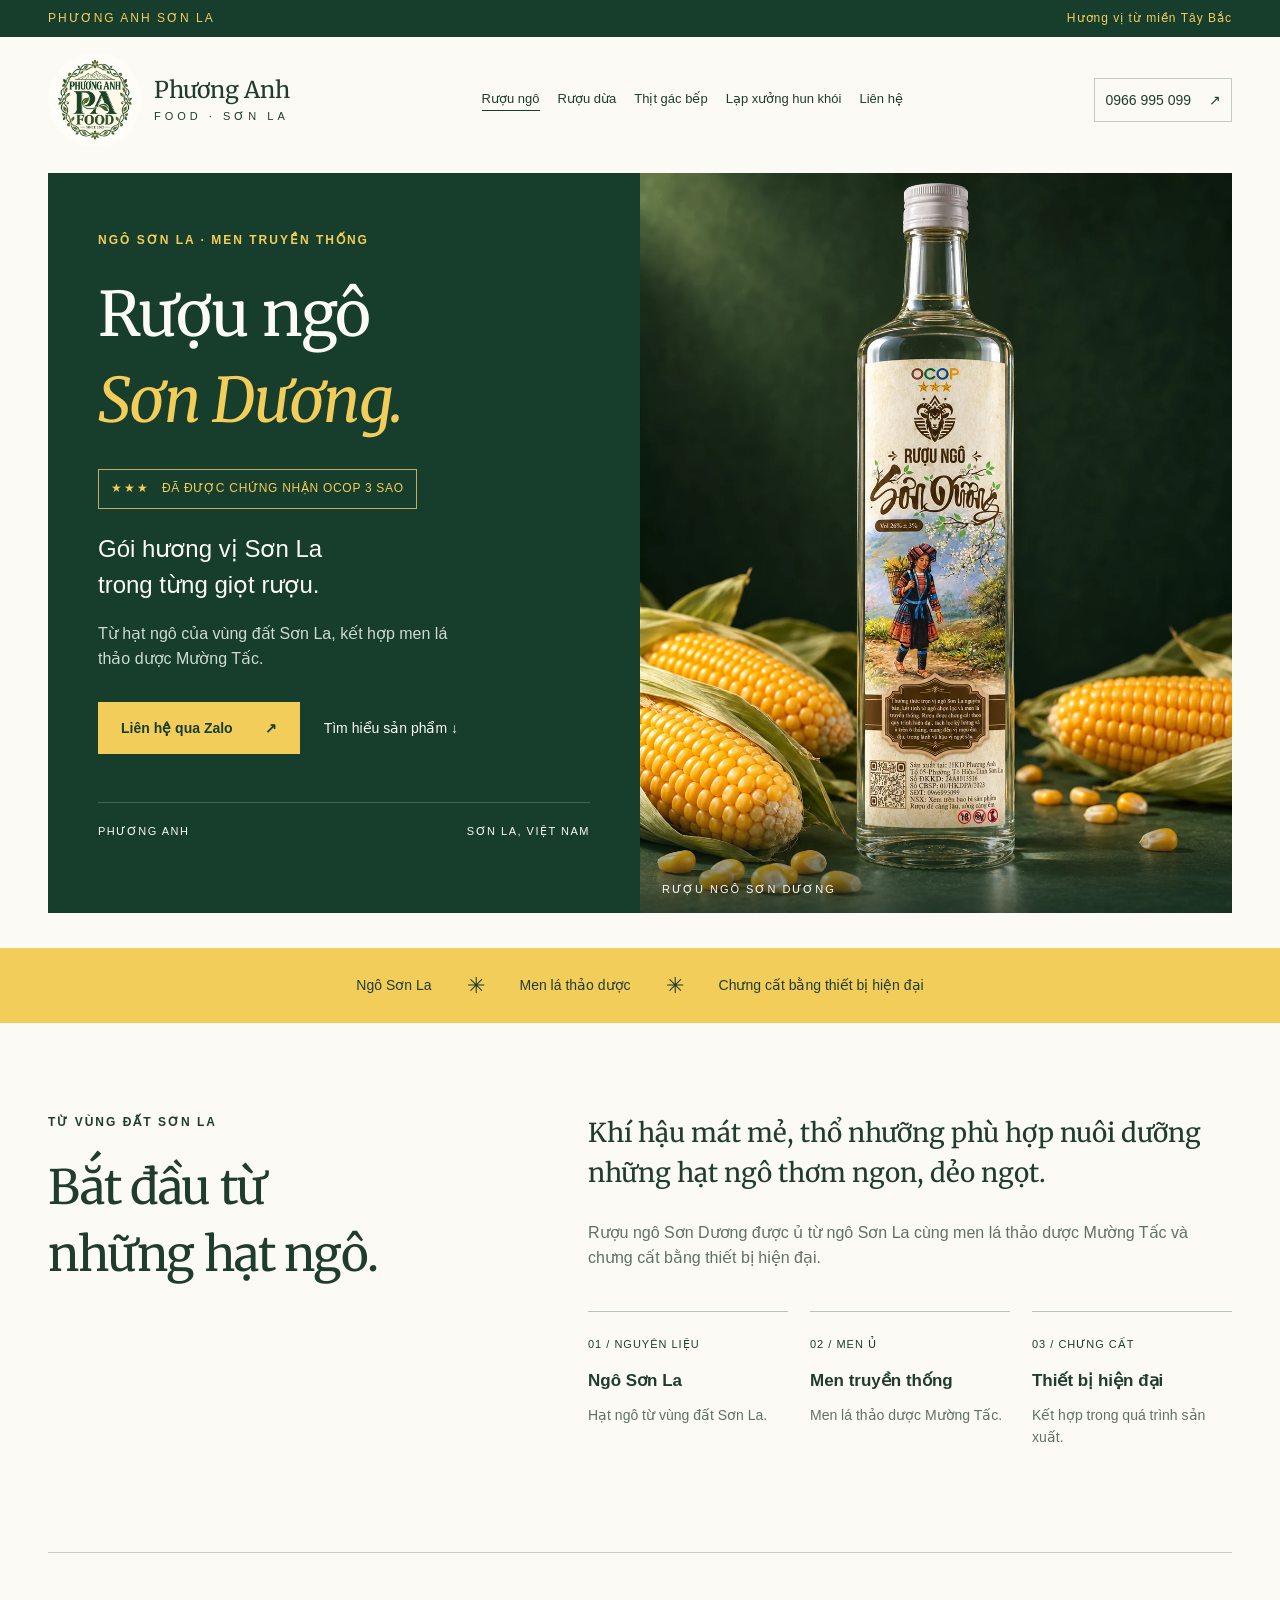
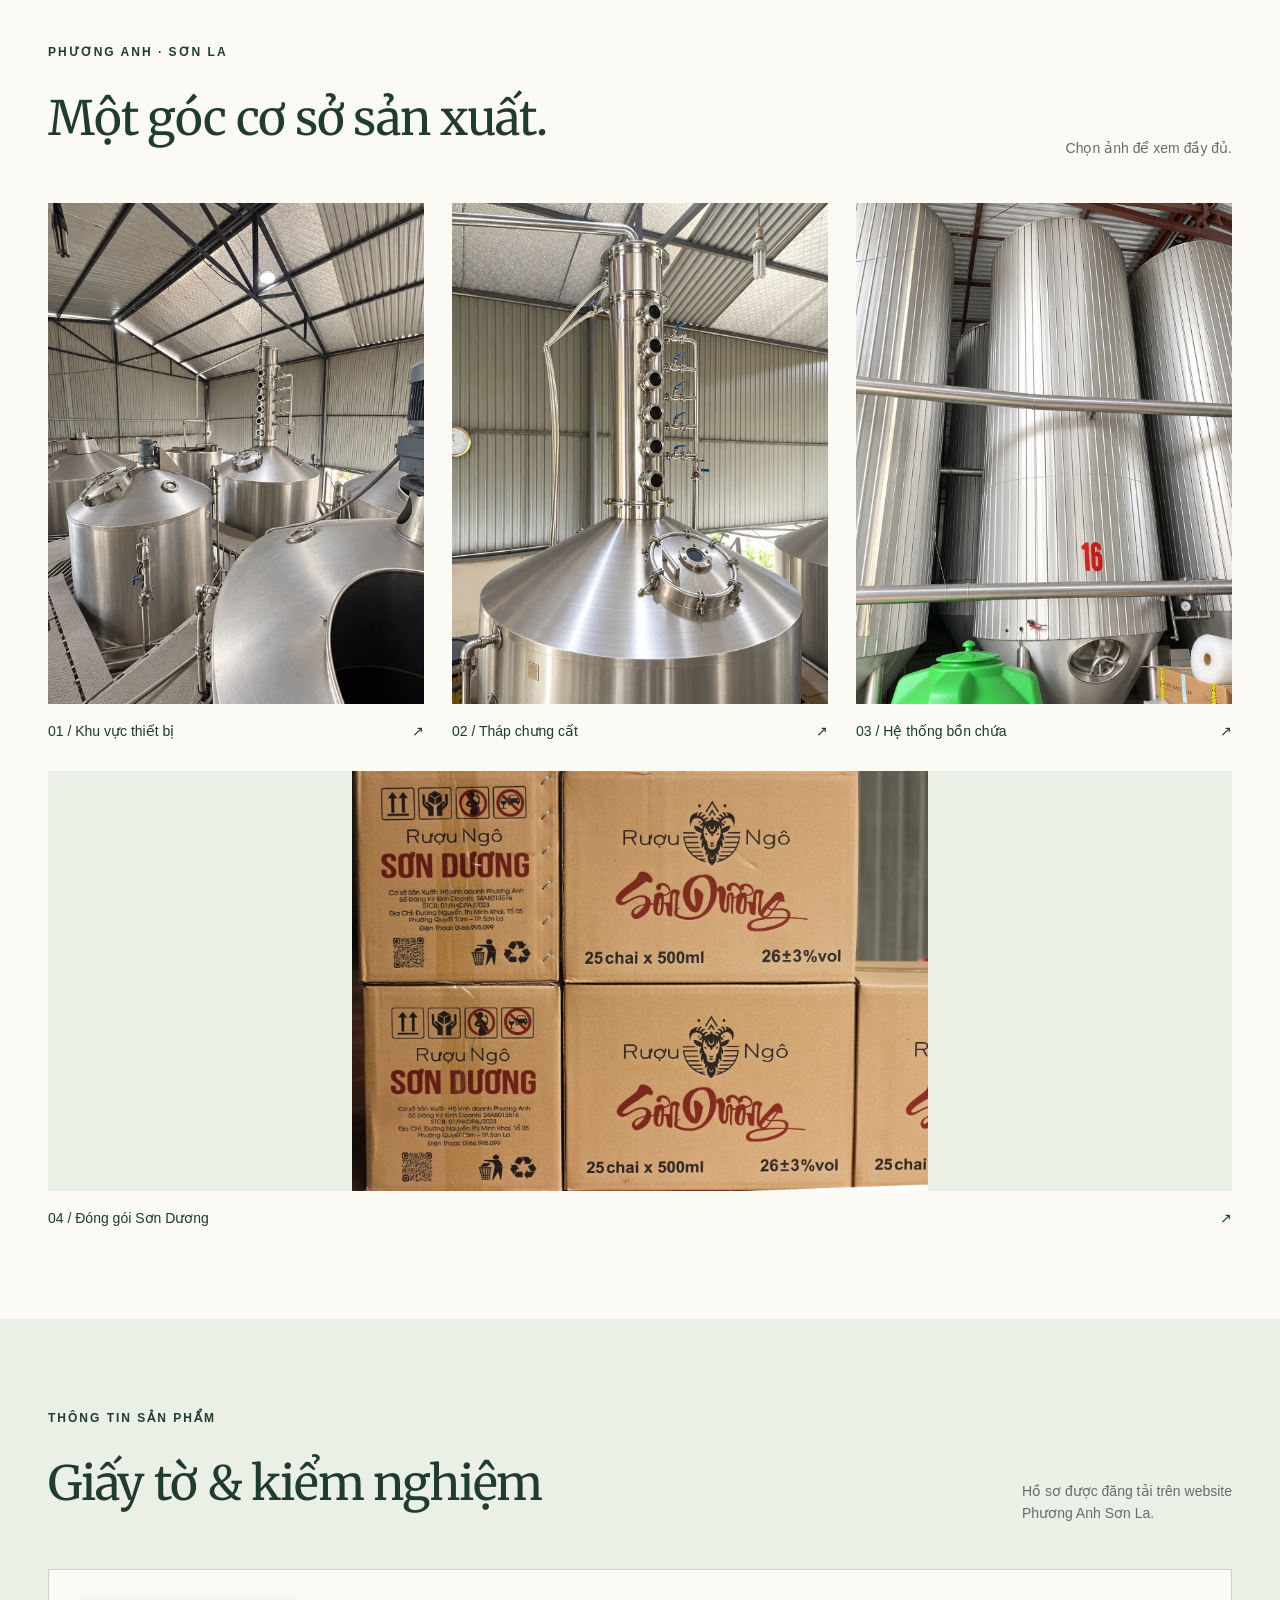
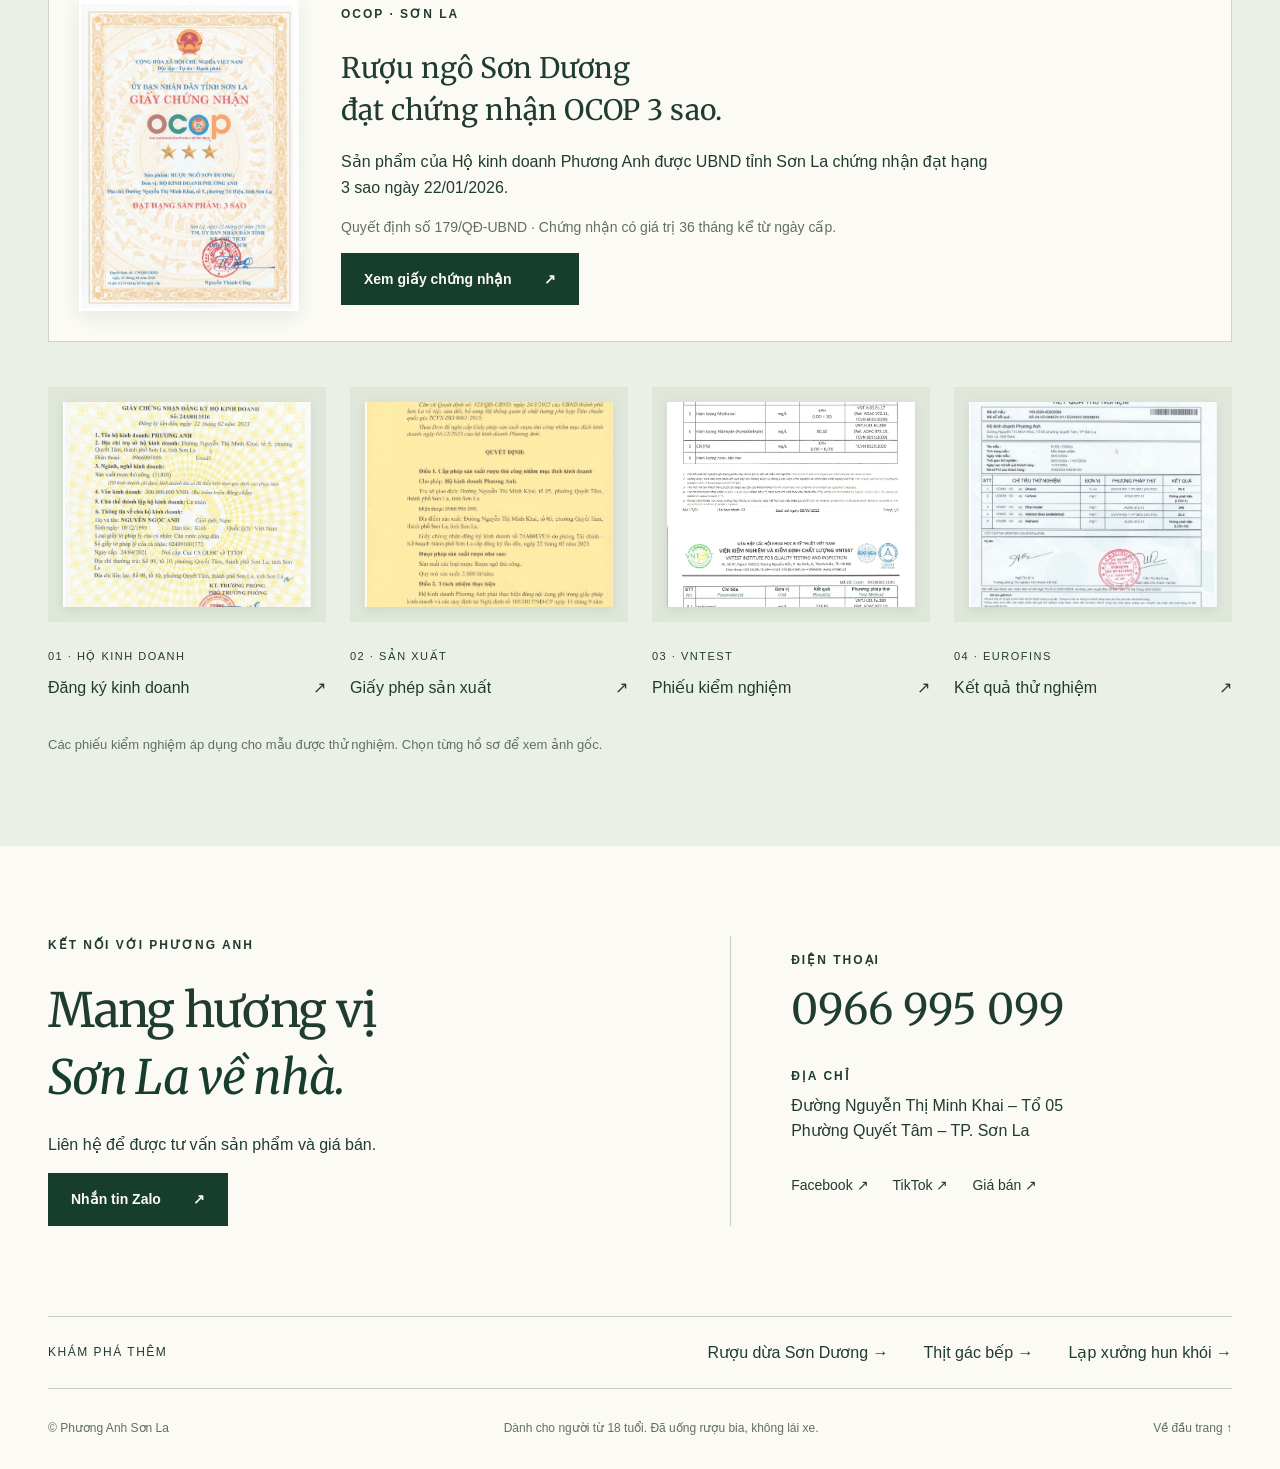
<file: index.html>
<!doctype html>
<html lang="vi">
<head><meta charset="utf-8"><meta name="viewport" content="width=device-width,initial-scale=1"><title>Rượu ngô Sơn Dương | Phương Anh Sơn La</title><meta name="description" content="Rượu ngô Sơn Dương được chứng nhận OCOP 3 sao, từ ngô Sơn La và men lá thảo dược Mường Tấc. Tìm hiểu sản phẩm và hồ sơ chứng nhận."><meta name="theme-color" content="#173d2d"><link rel="icon" href="data:image/svg+xml,%3Csvg xmlns='http://www.w3.org/2000/svg' viewBox='0 0 64 64'%3E%3Crect width='64' height='64' rx='16' fill='%23173d2d'/%3E%3Ctext x='32' y='44' text-anchor='middle' font-family='Georgia' font-size='38' fill='%23f3cd59'%3EP%3C/text%3E%3C/svg%3E"><link rel="stylesheet" href="style.css"></head>
<body>
<a class="skip" href="#main">Đến nội dung chính</a>
<div class="topline">PHƯƠNG ANH SƠN LA <span>Hương vị từ miền Tây Bắc</span></div>
<header class="header wrap"><a class="brand" href="./" aria-label="Phương Anh Food – trang chủ"><img class="brand-logo" src="./assets/logo.webp" alt="Logo Phương Anh PA Food, since 2023" width="100" height="100"><span>Phương Anh<small>FOOD · SƠN LA</small></span></a><nav aria-label="Điều hướng chính"><a class="active" aria-current="page" href="./">Rượu ngô</a><a href="./ruou-dua/">Rượu dừa</a><a href="./thit-gac-bep/">Thịt gác bếp</a><a href="./lap-xuong-hun-khoi/">Lạp xưởng hun khói</a><a href="#lien-he">Liên hệ</a></nav><a class="header-call" href="tel:0966995099">0966 995 099 <span>↗</span></a></header>
<main id="main">
<section id="san-pham" class="hero wrap"><div class="hero-copy"><p class="eyebrow">NGÔ SƠN LA · MEN TRUYỀN THỐNG</p><h1>Rượu ngô<br><em>Sơn Dương.</em></h1><a class="ocop-badge" href="#chung-nhan-ocop"><span aria-hidden="true">★★★</span> ĐÃ ĐƯỢC CHỨNG NHẬN OCOP 3 SAO</a><p class="lead">Gói hương vị Sơn La<br>trong từng giọt rượu.</p><p class="intro">Từ hạt ngô của vùng đất Sơn La, kết hợp men lá thảo dược Mường Tấc.</p><div class="actions"><a class="button yellow" href="https://zalo.me/0966995099" target="_blank" rel="noopener">Liên hệ qua Zalo <span>↗</span></a><a class="text-link" href="#cau-chuyen">Tìm hiểu sản phẩm ↓</a></div><div class="hero-note"><span>PHƯƠNG ANH</span><span>SƠN LA, VIỆT NAM</span></div></div><figure class="hero-photo wine-image"><img src="assets/ruou-ngo-ocop-hero.webp" alt="Ảnh thiết kế chai rượu ngô Sơn Dương với nhãn OCOP 3 sao và ngô vàng xung quanh" width="1122" height="1402"><figcaption>RƯỢU NGÔ SƠN DƯƠNG </figcaption></figure></section>
<div class="ribbon"><span>Ngô Sơn La</span><b>✳</b><span>Men lá thảo dược</span><b>✳</b><span>Chưng cất bằng thiết bị hiện đại</span></div>
<section id="cau-chuyen" class="story wrap section"><div><p class="eyebrow">TỪ VÙNG ĐẤT SƠN LA</p><h2>Bắt đầu từ<br> những hạt ngô.</h2></div><div class="story-body"><p class="large-text">Khí hậu mát mẻ, thổ nhưỡng phù hợp nuôi dưỡng những hạt ngô thơm ngon, dẻo ngọt.</p><p>Rượu ngô Sơn Dương được ủ từ ngô Sơn La cùng men lá thảo dược Mường Tấc và chưng cất bằng thiết bị hiện đại.</p><div class="ingredients"><div><span>01 / NGUYÊN LIỆU</span><h3>Ngô Sơn La</h3><p>Hạt ngô từ vùng đất Sơn La.</p></div><div><span>02 / MEN Ủ</span><h3>Men truyền thống</h3><p>Men lá thảo dược Mường Tấc.</p></div><div><span>03 / CHƯNG CẤT</span><h3>Thiết bị hiện đại</h3><p>Kết hợp trong quá trình sản xuất.</p></div></div></div></section>
<section id="thu-vien-anh" class="wrap section workshop-gallery"><div class="section-heading"><div><p class="eyebrow">PHƯƠNG ANH · SƠN LA</p><h2>Một góc cơ sở sản xuất.</h2></div><p>Chọn ảnh để xem đầy đủ.</p></div><div class="workshop-grid"><figure class="workshop-item"><a href="assets/gallery-tanks-clean.webp" target="_blank" rel="noopener" aria-label="Xem ảnh: Khu vực thiết bị"><img src="assets/gallery-tanks-clean.webp" alt="Các bồn và hệ thống thiết bị trong khu sản xuất rượu" loading="lazy"></a><figcaption><span>01 / Khu vực thiết bị</span><a href="assets/gallery-tanks-clean.webp" target="_blank" rel="noopener" aria-label="Mở ảnh Khu vực thiết bị">↗</a></figcaption></figure><figure class="workshop-item"><a href="assets/gallery-column-clean.webp" target="_blank" rel="noopener" aria-label="Xem ảnh: Tháp chưng cất"><img src="assets/gallery-column-clean.webp" alt="Cận cảnh tháp chưng cất và hệ thống đường ống" loading="lazy"></a><figcaption><span>02 / Tháp chưng cất</span><a href="assets/gallery-column-clean.webp" target="_blank" rel="noopener" aria-label="Mở ảnh Tháp chưng cất">↗</a></figcaption></figure><figure class="workshop-item"><a href="assets/gallery-vessels-clean.webp" target="_blank" rel="noopener" aria-label="Xem ảnh: Hệ thống bồn chứa"><img src="assets/gallery-vessels-clean.webp" alt="Các bồn chứa tại cơ sở sản xuất" loading="lazy"></a><figcaption><span>03 / Hệ thống bồn chứa</span><a href="assets/gallery-vessels-clean.webp" target="_blank" rel="noopener" aria-label="Mở ảnh Hệ thống bồn chứa">↗</a></figcaption></figure><figure class="workshop-item"><a href="assets/gallery-cartons.webp" target="_blank" rel="noopener" aria-label="Xem ảnh: Đóng gói Sơn Dương"><img src="assets/gallery-cartons.webp" alt="Thùng đóng gói rượu ngô Sơn Dương" loading="lazy"></a><figcaption><span>04 / Đóng gói Sơn Dương</span><a href="assets/gallery-cartons.webp" target="_blank" rel="noopener" aria-label="Mở ảnh Đóng gói Sơn Dương">↗</a></figcaption></figure></div></section><section id="giay-to" class="documents"><div class="wrap section"><div class="section-heading"><div><p class="eyebrow">THÔNG TIN SẢN PHẨM</p><h2>Giấy tờ & kiểm nghiệm</h2></div><p>Hồ sơ được đăng tải trên website<br>Phương Anh Sơn La.</p></div><article id="chung-nhan-ocop" class="ocop-certificate"><a class="certificate-image" href="assets/ocop-3-sao.webp" target="_blank" rel="noopener" aria-label="Xem giấy chứng nhận OCOP 3 sao bản đầy đủ"><img src="assets/ocop-3-sao.webp" alt="Giấy chứng nhận OCOP 3 sao cho rượu ngô Sơn Dương, cấp ngày 22 tháng 1 năm 2026" width="1333" height="1888" loading="lazy"></a><div><p class="eyebrow">OCOP · SƠN LA</p><h3>Rượu ngô Sơn Dương<br>đạt chứng nhận OCOP 3 sao.</h3><p>Sản phẩm của Hộ kinh doanh Phương Anh được UBND tỉnh Sơn La chứng nhận đạt hạng 3 sao ngày 22/01/2026.</p><p class="certificate-detail">Quyết định số 179/QĐ-UBND · Chứng nhận có giá trị 36 tháng kể từ ngày cấp.</p><a class="button green" href="assets/ocop-3-sao.webp" target="_blank" rel="noopener">Xem giấy chứng nhận <span>↗</span></a></div></article><div class="document-grid">
<a class="document" href="assets/product-1.webp" target="_blank" rel="noopener"><div class="doc-image"><img src="assets/product-1.webp" alt="Giấy chứng nhận đăng ký hộ kinh doanh Phương Anh" loading="lazy"></div><span>01 · HỘ KINH DOANH</span><h3>Đăng ký kinh doanh <b>↗</b></h3></a>
<a class="document" href="assets/product-2.webp" target="_blank" rel="noopener"><div class="doc-image"><img src="assets/product-2.webp" alt="Giấy phép sản xuất rượu thủ công" loading="lazy"></div><span>02 · SẢN XUẤT</span><h3>Giấy phép sản xuất <b>↗</b></h3></a>
<a class="document" href="assets/product-3.webp" target="_blank" rel="noopener"><div class="doc-image"><img src="assets/product-3.webp" alt="Kết quả kiểm nghiệm VNTEST" loading="lazy"></div><span>03 · VNTEST</span><h3>Phiếu kiểm nghiệm <b>↗</b></h3></a>
<a class="document" href="assets/product-4.webp" target="_blank" rel="noopener"><div class="doc-image"><img src="assets/product-4.webp" alt="Kết quả thử nghiệm Eurofins" loading="lazy"></div><span>04 · EUROFINS</span><h3>Kết quả thử nghiệm <b>↗</b></h3></a></div><p class="doc-note">Các phiếu kiểm nghiệm áp dụng cho mẫu được thử nghiệm. Chọn từng hồ sơ để xem ảnh gốc.</p></div></section>
<section id="lien-he" class="contact wrap section"><div><p class="eyebrow">KẾT NỐI VỚI PHƯƠNG ANH</p><h2>Mang hương vị<br><em>Sơn La về nhà.</em></h2><p>Liên hệ để được tư vấn sản phẩm và giá bán.</p><a class="button green" href="https://zalo.me/0966995099" target="_blank" rel="noopener">Nhắn tin Zalo <span>↗</span></a></div><div class="contact-info"><p class="eyebrow">ĐIỆN THOẠI</p><a class="phone" href="tel:0966995099">0966 995 099</a><p class="eyebrow address-title">ĐỊA CHỈ</p><p>Đường Nguyễn Thị Minh Khai – Tổ 05<br>Phường Quyết Tâm – TP. Sơn La</p><div class="social"><a href="https://www.facebook.com/quasonla/" target="_blank" rel="noopener">Facebook ↗</a><a href="https://www.tiktok.com/@phuongketnoiyeuthuonh" target="_blank" rel="noopener">TikTok ↗</a><a href="https://sites.google.com/view/phuonganhsl/gi%C3%A1-b%C3%A1n" target="_blank" rel="noopener">Giá bán ↗</a></div></div></section>
<aside class="more wrap"><span>KHÁM PHÁ THÊM</span><a href="./ruou-dua/">Rượu dừa Sơn Dương →</a><a href="./thit-gac-bep/">Thịt gác bếp →</a><a href="./lap-xuong-hun-khoi/">Lạp xưởng hun khói →</a></aside>
</main><footer class="wrap"><span>© Phương Anh Sơn La</span><span>Dành cho người từ 18 tuổi. Đã uống rượu bia, không lái xe.</span><a href="#">Về đầu trang ↑</a></footer></body></html>
</file>
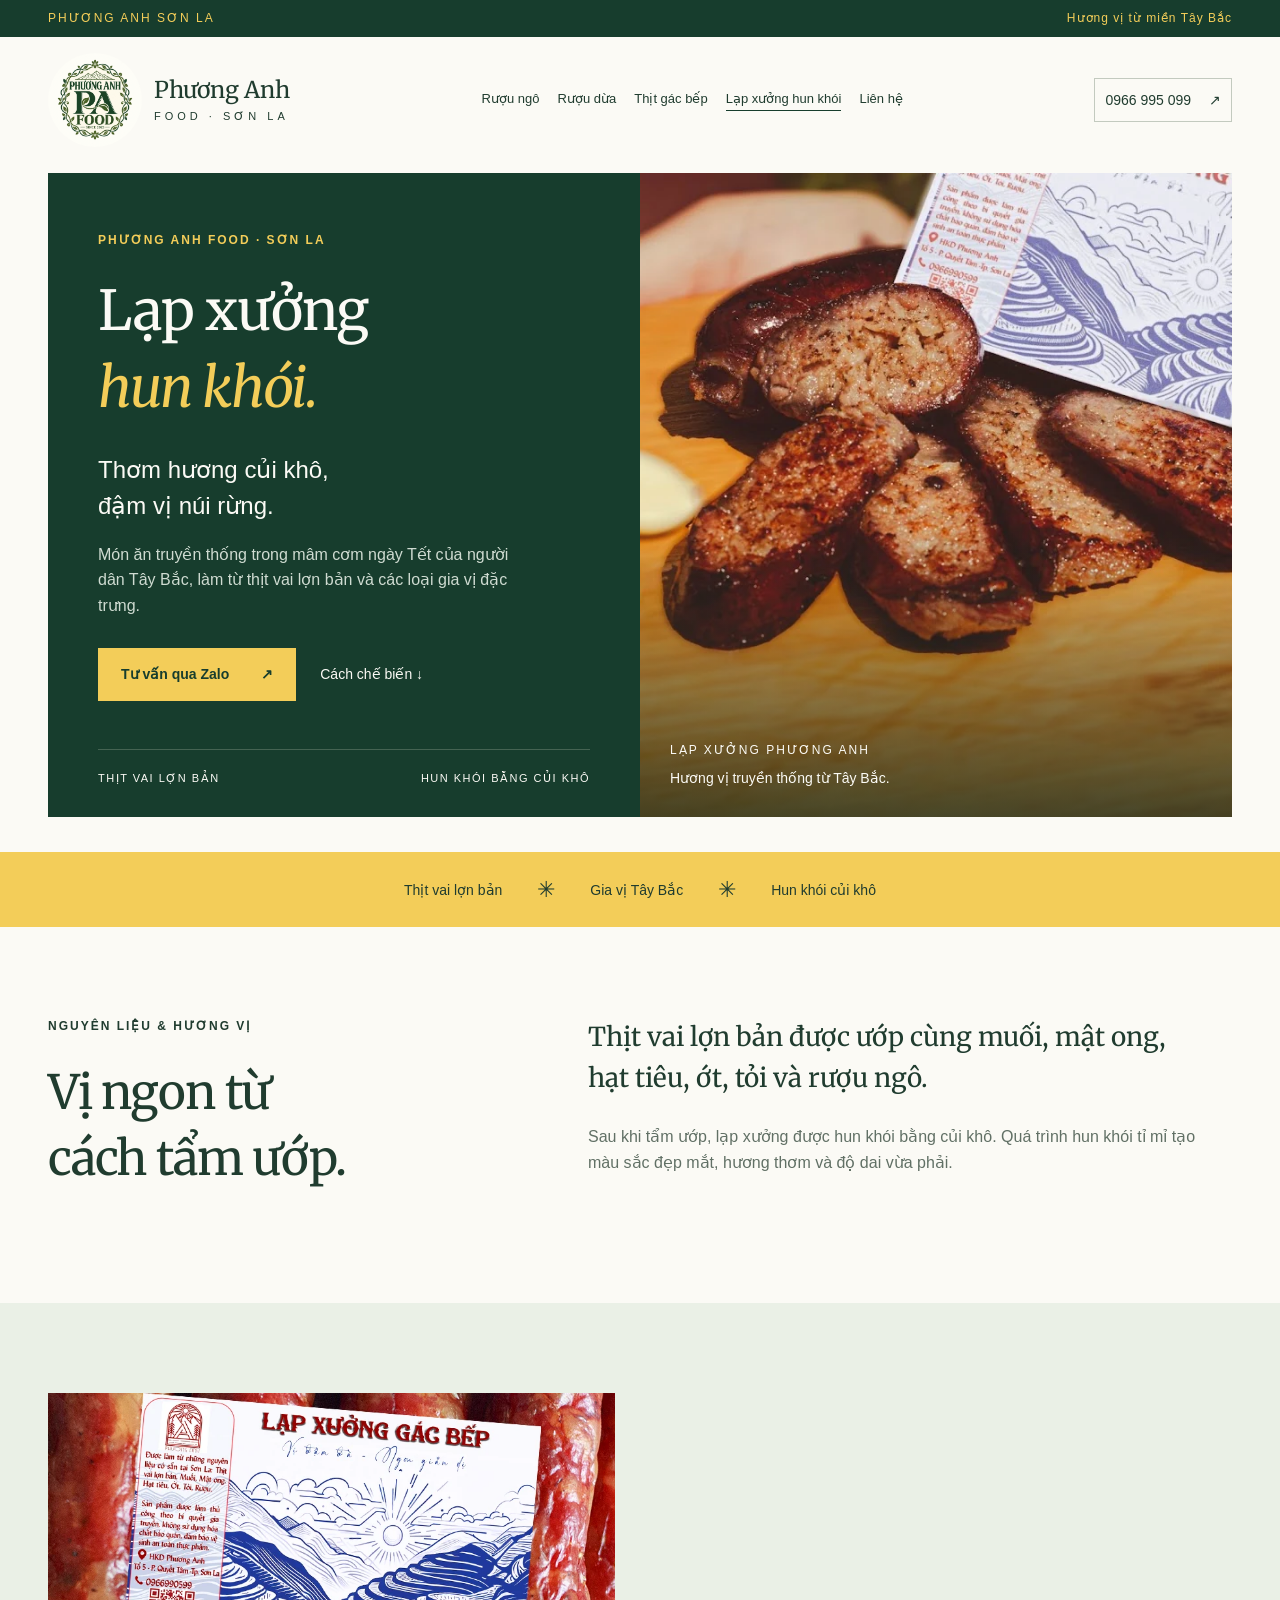
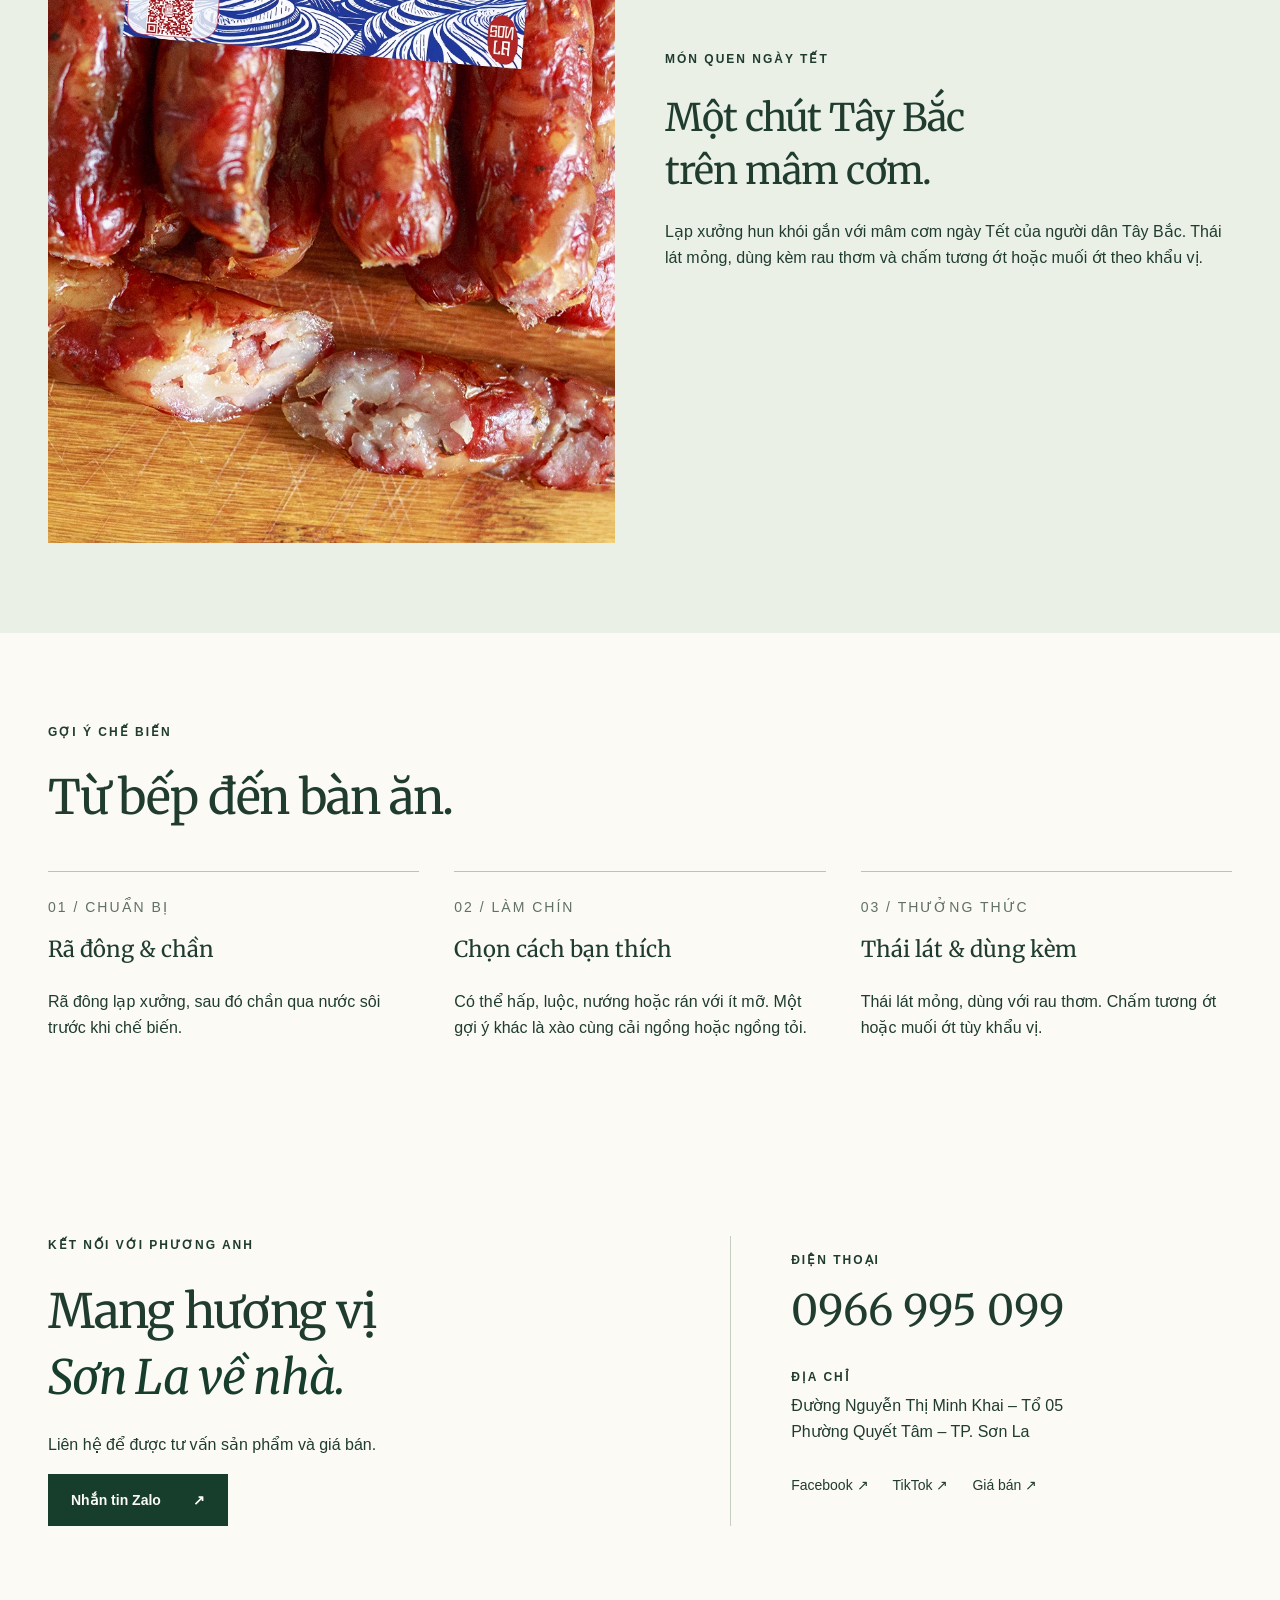
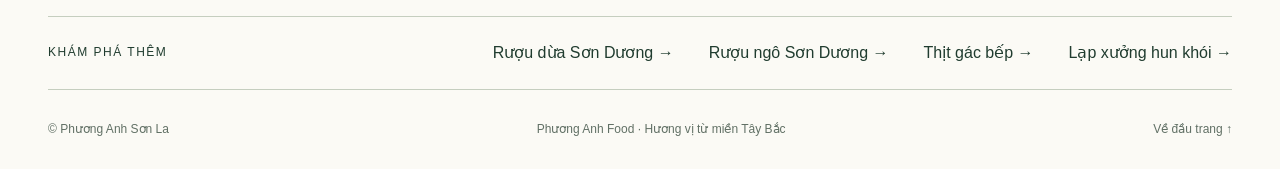
<file: lap-xuong-hun-khoi/index.html>
<!doctype html>
<html lang="vi">
<head><meta charset="utf-8"><meta name="viewport" content="width=device-width,initial-scale=1"><title>Lạp xưởng hun khói | Phương Anh Food</title><meta name="description" content="Lạp xưởng hun khói Phương Anh từ thịt vai lợn bản, gia vị Tây Bắc và khói củi khô. Tìm hiểu nguyên liệu và gợi ý chế biến."><meta name="theme-color" content="#173d2d"><link rel="icon" href="data:image/svg+xml,%3Csvg xmlns='http://www.w3.org/2000/svg' viewBox='0 0 64 64'%3E%3Crect width='64' height='64' rx='16' fill='%23173d2d'/%3E%3Ctext x='32' y='44' text-anchor='middle' font-family='Georgia' font-size='38' fill='%23f3cd59'%3EP%3C/text%3E%3C/svg%3E"><link rel="stylesheet" href="../style.css"></head>
<body>
<a class="skip" href="#main">Đến nội dung chính</a>
<div class="topline">PHƯƠNG ANH SƠN LA <span>Hương vị từ miền Tây Bắc</span></div>
<header class="header wrap"><a class="brand" href="../" aria-label="Phương Anh Food – trang chủ"><img class="brand-logo" src="../assets/logo.webp" alt="Logo Phương Anh PA Food, since 2023" width="100" height="100"><span>Phương Anh<small>FOOD · SƠN LA</small></span></a><nav aria-label="Điều hướng chính"><a href="../">Rượu ngô</a><a href="../ruou-dua/">Rượu dừa</a><a href="../thit-gac-bep/">Thịt gác bếp</a><a class="active" aria-current="page" href="../lap-xuong-hun-khoi/">Lạp xưởng hun khói</a><a href="#lien-he">Liên hệ</a></nav><a class="header-call" href="tel:0966995099">0966 995 099 <span>↗</span></a></header>
<main id="main">
<section class="hero food-hero wrap"><div class="hero-copy"><p class="eyebrow">PHƯƠNG ANH FOOD · SƠN LA</p><h1>Lạp xưởng<br><em>hun khói.</em></h1><p class="lead">Thơm hương củi khô,<br>đậm vị núi rừng.</p><p class="intro">Món ăn truyền thống trong mâm cơm ngày Tết của người dân Tây Bắc, làm từ thịt vai lợn bản và các loại gia vị đặc trưng.</p><div class="actions"><a class="button yellow" href="https://zalo.me/0966995099" target="_blank" rel="noopener">Tư vấn qua Zalo <span>↗</span></a><a class="text-link" href="#che-bien">Cách chế biến ↓</a></div><div class="hero-note"><span>THỊT VAI LỢN BẢN</span><span>HUN KHÓI BẰNG CỦI KHÔ</span></div></div><figure class="hero-photo"><img src="../assets/lap-xuong-dia.webp" alt="Lạp xưởng hun khói Phương Anh thái lát trên thớt gỗ" width="1280" height="853"><figcaption>LẠP XƯỞNG PHƯƠNG ANH<span>Hương vị truyền thống từ Tây Bắc.</span></figcaption></figure></section>
<div class="ribbon"><span>Thịt vai lợn bản</span><b>✳</b><span>Gia vị Tây Bắc</span><b>✳</b><span>Hun khói củi khô</span></div>
<section class="wrap section story"><div><p class="eyebrow">NGUYÊN LIỆU & HƯƠNG VỊ</p><h2>Vị ngon từ<br>cách tẩm ướp.</h2></div><div class="story-body"><p class="large-text">Thịt vai lợn bản được ướp cùng muối, mật ong, hạt tiêu, ớt, tỏi và rượu ngô.</p><p>Sau khi tẩm ướp, lạp xưởng được hun khói bằng củi khô. Quá trình hun khói tỉ mỉ tạo màu sắc đẹp mắt, hương thơm và độ dai vừa phải.</p></div></section>
<section class="food-story"><div class="wrap section food-banner"><img src="../assets/lap-xuong-goi.webp" alt="Lạp xưởng gác bếp Phương Anh đóng gói" loading="lazy" width="1000" height="750"><div><p class="eyebrow">MÓN QUEN NGÀY TẾT</p><h2>Một chút Tây Bắc<br>trên mâm cơm.</h2><p>Lạp xưởng hun khói gắn với mâm cơm ngày Tết của người dân Tây Bắc. Thái lát mỏng, dùng kèm rau thơm và chấm tương ớt hoặc muối ớt theo khẩu vị.</p></div></div></section>
<section id="che-bien" class="wrap section"><p class="eyebrow">GỢI Ý CHẾ BIẾN</p><h2>Từ bếp đến bàn ăn.</h2><div class="preparation"><article><p class="step">01 / CHUẨN BỊ</p><h3>Rã đông & chần</h3><p>Rã đông lạp xưởng, sau đó chần qua nước sôi trước khi chế biến.</p></article><article><p class="step">02 / LÀM CHÍN</p><h3>Chọn cách bạn thích</h3><p>Có thể hấp, luộc, nướng hoặc rán với ít mỡ. Một gợi ý khác là xào cùng cải ngồng hoặc ngồng tỏi.</p></article><article><p class="step">03 / THƯỞNG THỨC</p><h3>Thái lát & dùng kèm</h3><p>Thái lát mỏng, dùng với rau thơm. Chấm tương ớt hoặc muối ớt tùy khẩu vị.</p></article></div></section>
<section id="lien-he" class="contact wrap section"><div><p class="eyebrow">KẾT NỐI VỚI PHƯƠNG ANH</p><h2>Mang hương vị<br><em>Sơn La về nhà.</em></h2><p>Liên hệ để được tư vấn sản phẩm và giá bán.</p><a class="button green" href="https://zalo.me/0966995099" target="_blank" rel="noopener">Nhắn tin Zalo <span>↗</span></a></div><div class="contact-info"><p class="eyebrow">ĐIỆN THOẠI</p><a class="phone" href="tel:0966995099">0966 995 099</a><p class="eyebrow address-title">ĐỊA CHỈ</p><p>Đường Nguyễn Thị Minh Khai – Tổ 05<br>Phường Quyết Tâm – TP. Sơn La</p><div class="social"><a href="https://www.facebook.com/quasonla/" target="_blank" rel="noopener">Facebook ↗</a><a href="https://www.tiktok.com/@phuongketnoiyeuthuonh" target="_blank" rel="noopener">TikTok ↗</a><a href="https://sites.google.com/view/phuonganhsl/gi%C3%A1-b%C3%A1n" target="_blank" rel="noopener">Giá bán ↗</a></div></div></section><aside class="more wrap"><span>KHÁM PHÁ THÊM</span><a href="../ruou-dua/">Rượu dừa Sơn Dương →</a><a href="../">Rượu ngô Sơn Dương →</a><a href="../thit-gac-bep/">Thịt gác bếp →</a><a href="../lap-xuong-hun-khoi/">Lạp xưởng hun khói →</a></aside></main><footer class="wrap"><span>© Phương Anh Sơn La</span><span>Phương Anh Food · Hương vị từ miền Tây Bắc</span><a href="#">Về đầu trang ↑</a></footer></body></html>
</file>
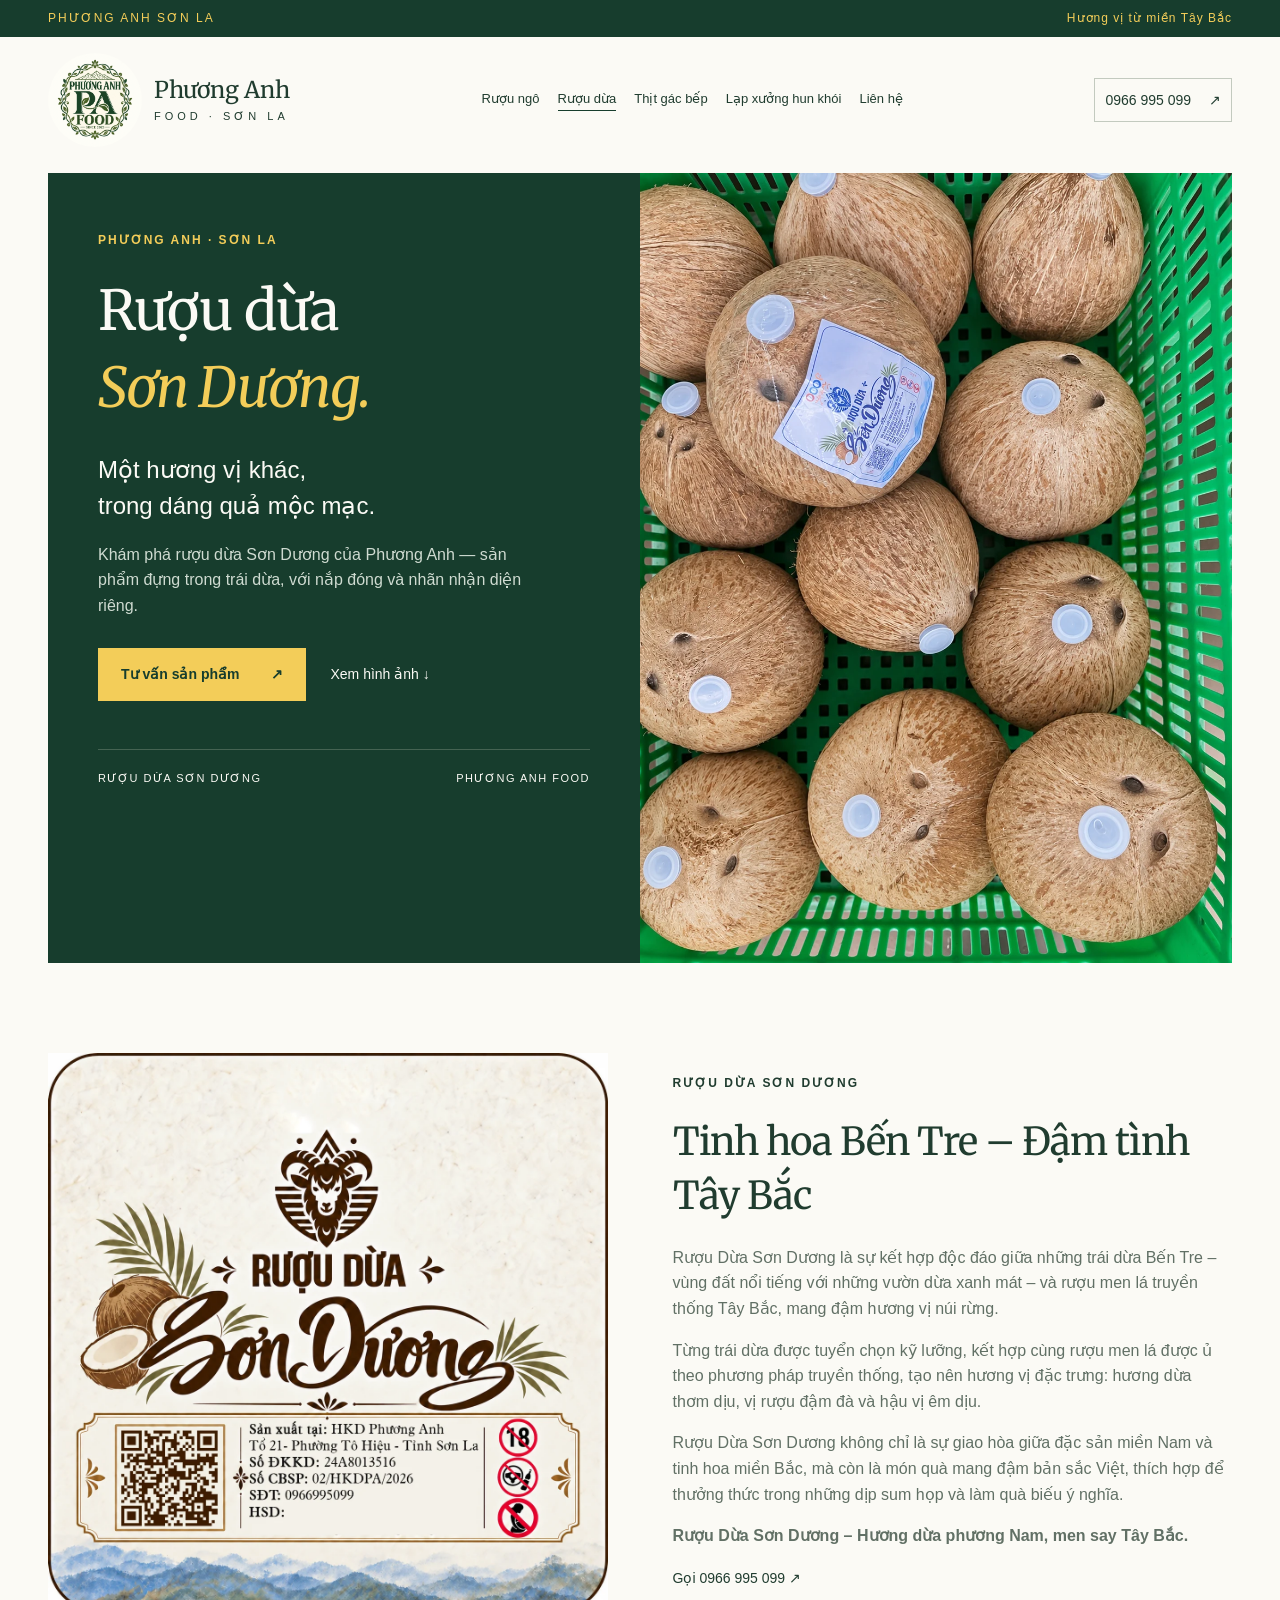
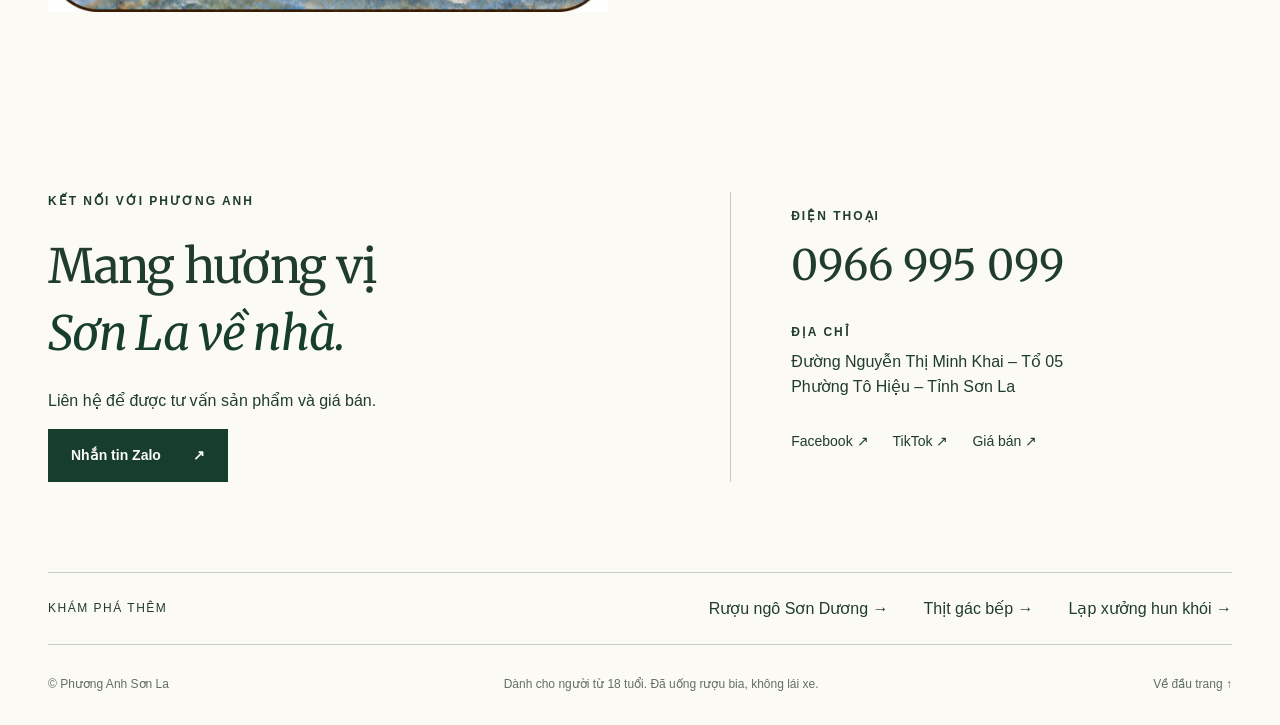
<file: ruou-dua/index.html>
<!doctype html>
<html lang="vi">
<head><meta charset="utf-8"><meta name="viewport" content="width=device-width,initial-scale=1"><title>Rượu dừa Sơn Dương | Phương Anh Food</title><meta name="description" content="Khám phá rượu dừa Sơn Dương của Phương Anh Sơn La, với hình ảnh sản phẩm trong trái dừa và thông tin liên hệ."><meta name="theme-color" content="#173d2d"><link rel="icon" href="data:image/svg+xml,%3Csvg xmlns='http://www.w3.org/2000/svg' viewBox='0 0 64 64'%3E%3Crect width='64' height='64' rx='16' fill='%23173d2d'/%3E%3Ctext x='32' y='44' text-anchor='middle' font-family='Georgia' font-size='38' fill='%23f3cd59'%3EP%3C/text%3E%3C/svg%3E"><link rel="stylesheet" href="../style.css"></head>
<body>
<a class="skip" href="#main">Đến nội dung chính</a>
<div class="topline">PHƯƠNG ANH SƠN LA <span>Hương vị từ miền Tây Bắc</span></div>
<header class="header wrap"><a class="brand" href="../" aria-label="Phương Anh Food – trang chủ"><img class="brand-logo" src="../assets/logo.webp" alt="Logo Phương Anh PA Food, since 2023" width="100" height="100"><span>Phương Anh<small>FOOD · SƠN LA</small></span></a><nav aria-label="Điều hướng chính"><a href="../">Rượu ngô</a><a class="active" aria-current="page" href="../ruou-dua/">Rượu dừa</a><a href="../thit-gac-bep/">Thịt gác bếp</a><a href="../lap-xuong-hun-khoi/">Lạp xưởng hun khói</a><a href="#lien-he">Liên hệ</a></nav><a class="header-call" href="tel:0966995099">0966 995 099 <span>↗</span></a></header>
<main id="main"><section class="hero food-hero coconut-hero wrap"><div class="hero-copy"><p class="eyebrow">PHƯƠNG ANH · SƠN LA</p><h1>Rượu dừa<br><em>Sơn Dương.</em></h1><p class="lead">Một hương vị khác,<br>trong dáng quả mộc mạc.</p><p class="intro">Khám phá rượu dừa Sơn Dương của Phương Anh — sản phẩm đựng trong trái dừa, với nắp đóng và nhãn nhận diện riêng.</p><div class="actions"><a class="button yellow" href="https://zalo.me/0966995099" target="_blank" rel="noopener">Tư vấn sản phẩm <span>↗</span></a><a class="text-link" href="#hinh-anh">Xem hình ảnh ↓</a></div><div class="hero-note"><span>RƯỢU DỪA SƠN DƯƠNG</span><span>PHƯƠNG ANH FOOD</span></div></div><figure class="hero-photo coconut-photo"><a href="../assets/ruou-dua-clean.webp" target="_blank" rel="noopener" aria-label="Xem ảnh rượu dừa đầy đủ"><img src="../assets/ruou-dua-clean.webp" alt="Rượu dừa Sơn Dương đóng trong trái dừa, xếp trong giỏ xanh" width="1088" height="1448"></a></figure></section>
<section id="hinh-anh" class="wrap section coconut-details"><a class="coconut-label" href="../assets/ruou-dua-label-2026.webp" target="_blank" rel="noopener" aria-label="Xem nhãn rượu dừa Sơn Dương"><img src="../assets/ruou-dua-label-2026.webp" alt="Nhãn rượu dừa Sơn Dương do Phương Anh cung cấp" width="1254" height="1254" loading="lazy"></a><div><p class="eyebrow">RƯỢU DỪA SƠN DƯƠNG</p>
<h2>Tinh hoa Bến Tre – Đậm tình Tây Bắc</h2>
<p>Rượu Dừa Sơn Dương là sự kết hợp độc đáo giữa những trái dừa Bến Tre – vùng đất nổi tiếng với những vườn dừa xanh mát – và rượu men lá truyền thống Tây Bắc, mang đậm hương vị núi rừng.</p>
<p>Từng trái dừa được tuyển chọn kỹ lưỡng, kết hợp cùng rượu men lá được ủ theo phương pháp truyền thống, tạo nên hương vị đặc trưng: hương dừa thơm dịu, vị rượu đậm đà và hậu vị êm dịu.</p>
<p>Rượu Dừa Sơn Dương không chỉ là sự giao hòa giữa đặc sản miền Nam và tinh hoa miền Bắc, mà còn là món quà mang đậm bản sắc Việt, thích hợp để thưởng thức trong những dịp sum họp và làm quà biếu ý nghĩa.</p>
<p><strong>Rượu Dừa Sơn Dương – Hương dừa phương Nam, men say Tây Bắc.</strong></p>
<a class="text-link" href="tel:0966995099">Gọi 0966 995 099 ↗</a></div></section><section id="lien-he" class="contact wrap section"><div><p class="eyebrow">KẾT NỐI VỚI PHƯƠNG ANH</p><h2>Mang hương vị<br><em>Sơn La về nhà.</em></h2><p>Liên hệ để được tư vấn sản phẩm và giá bán.</p><a class="button green" href="https://zalo.me/0966995099" target="_blank" rel="noopener">Nhắn tin Zalo <span>↗</span></a></div><div class="contact-info"><p class="eyebrow">ĐIỆN THOẠI</p><a class="phone" href="tel:0966995099">0966 995 099</a><p class="eyebrow address-title">ĐỊA CHỈ</p><p>Đường Nguyễn Thị Minh Khai – Tổ 05<br>Phường Tô Hiệu – Tỉnh Sơn La</p><div class="social"><a href="https://www.facebook.com/quasonla/" target="_blank" rel="noopener">Facebook ↗</a><a href="https://www.tiktok.com/@phuongketnoiyeuthuonh" target="_blank" rel="noopener">TikTok ↗</a><a href="https://sites.google.com/view/phuonganhsl/gi%C3%A1-b%C3%A1n" target="_blank" rel="noopener">Giá bán ↗</a></div></div></section><aside class="more wrap"><span>KHÁM PHÁ THÊM</span><a href="../">Rượu ngô Sơn Dương →</a><a href="../thit-gac-bep/">Thịt gác bếp →</a><a href="../lap-xuong-hun-khoi/">Lạp xưởng hun khói →</a></aside></main><footer class="wrap"><span>© Phương Anh Sơn La</span><span>Dành cho người từ 18 tuổi. Đã uống rượu bia, không lái xe.</span><a href="#">Về đầu trang ↑</a></footer></body></html>
</file>
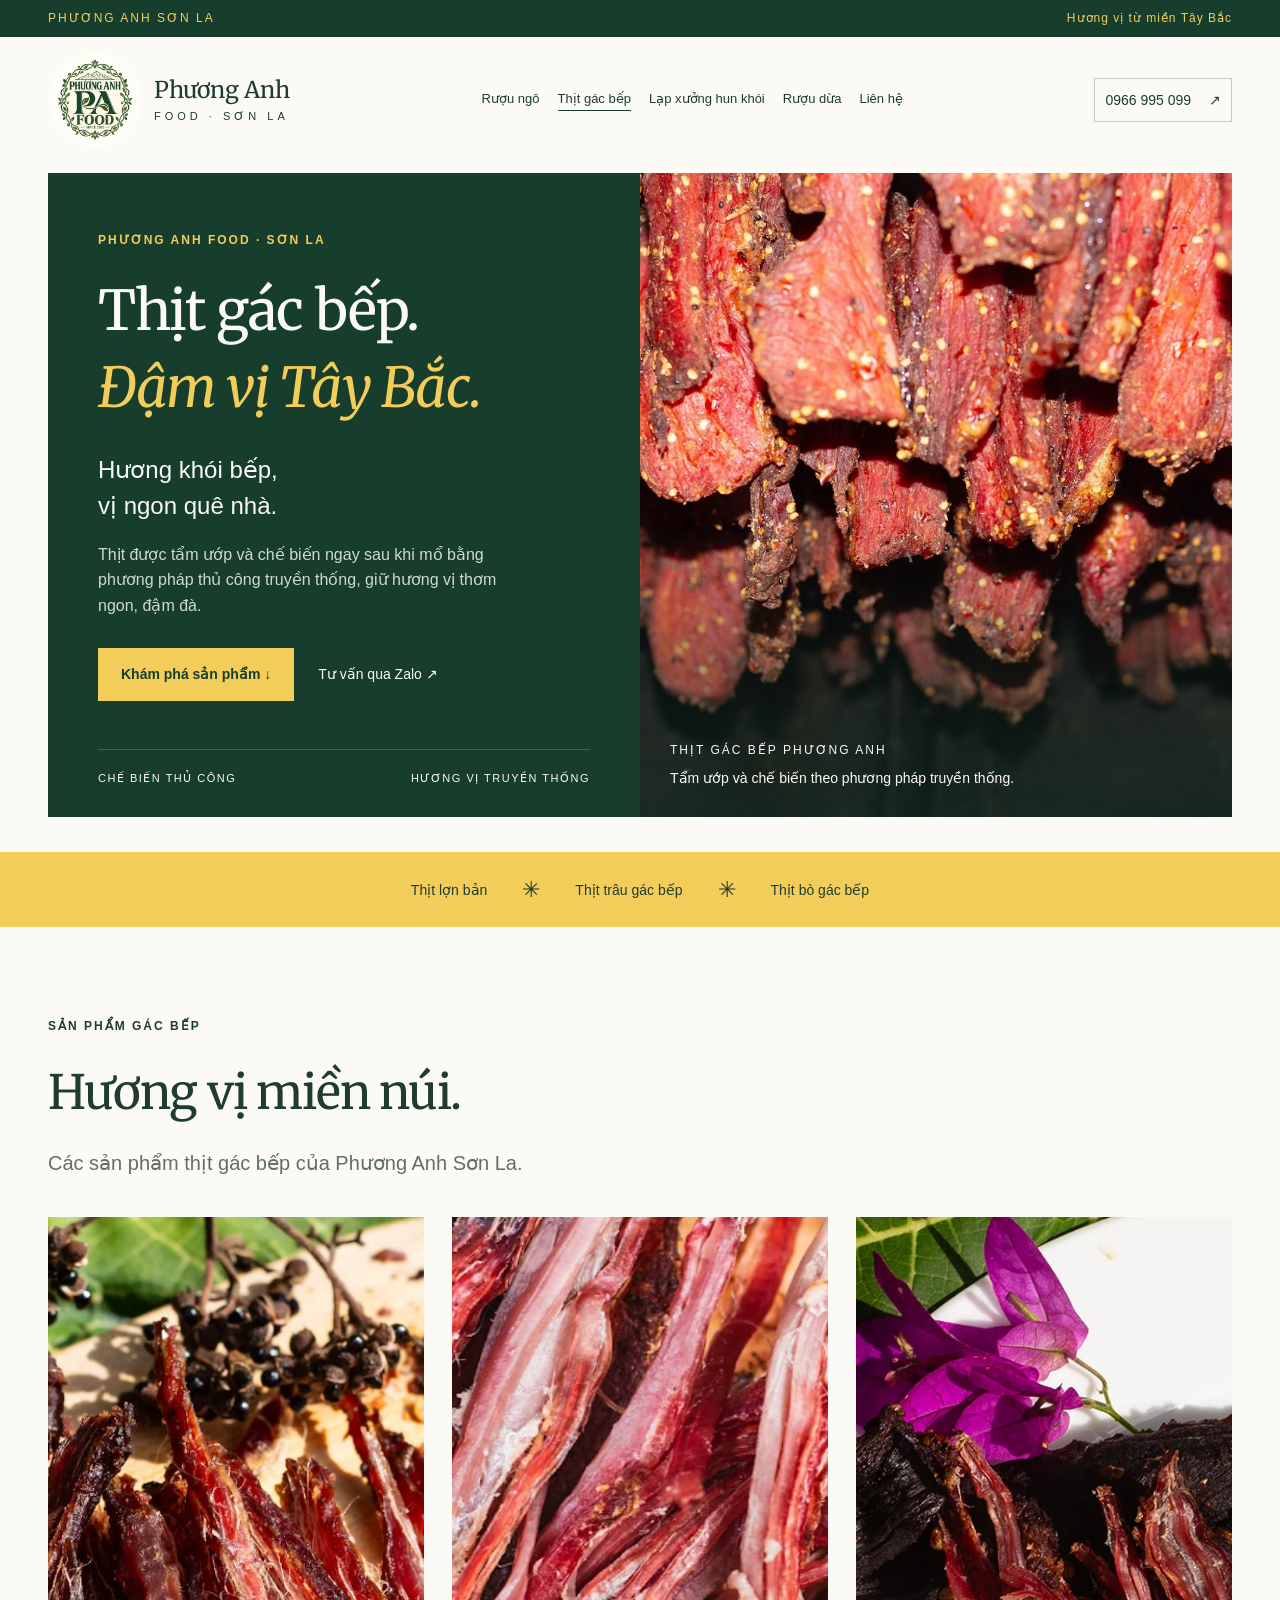
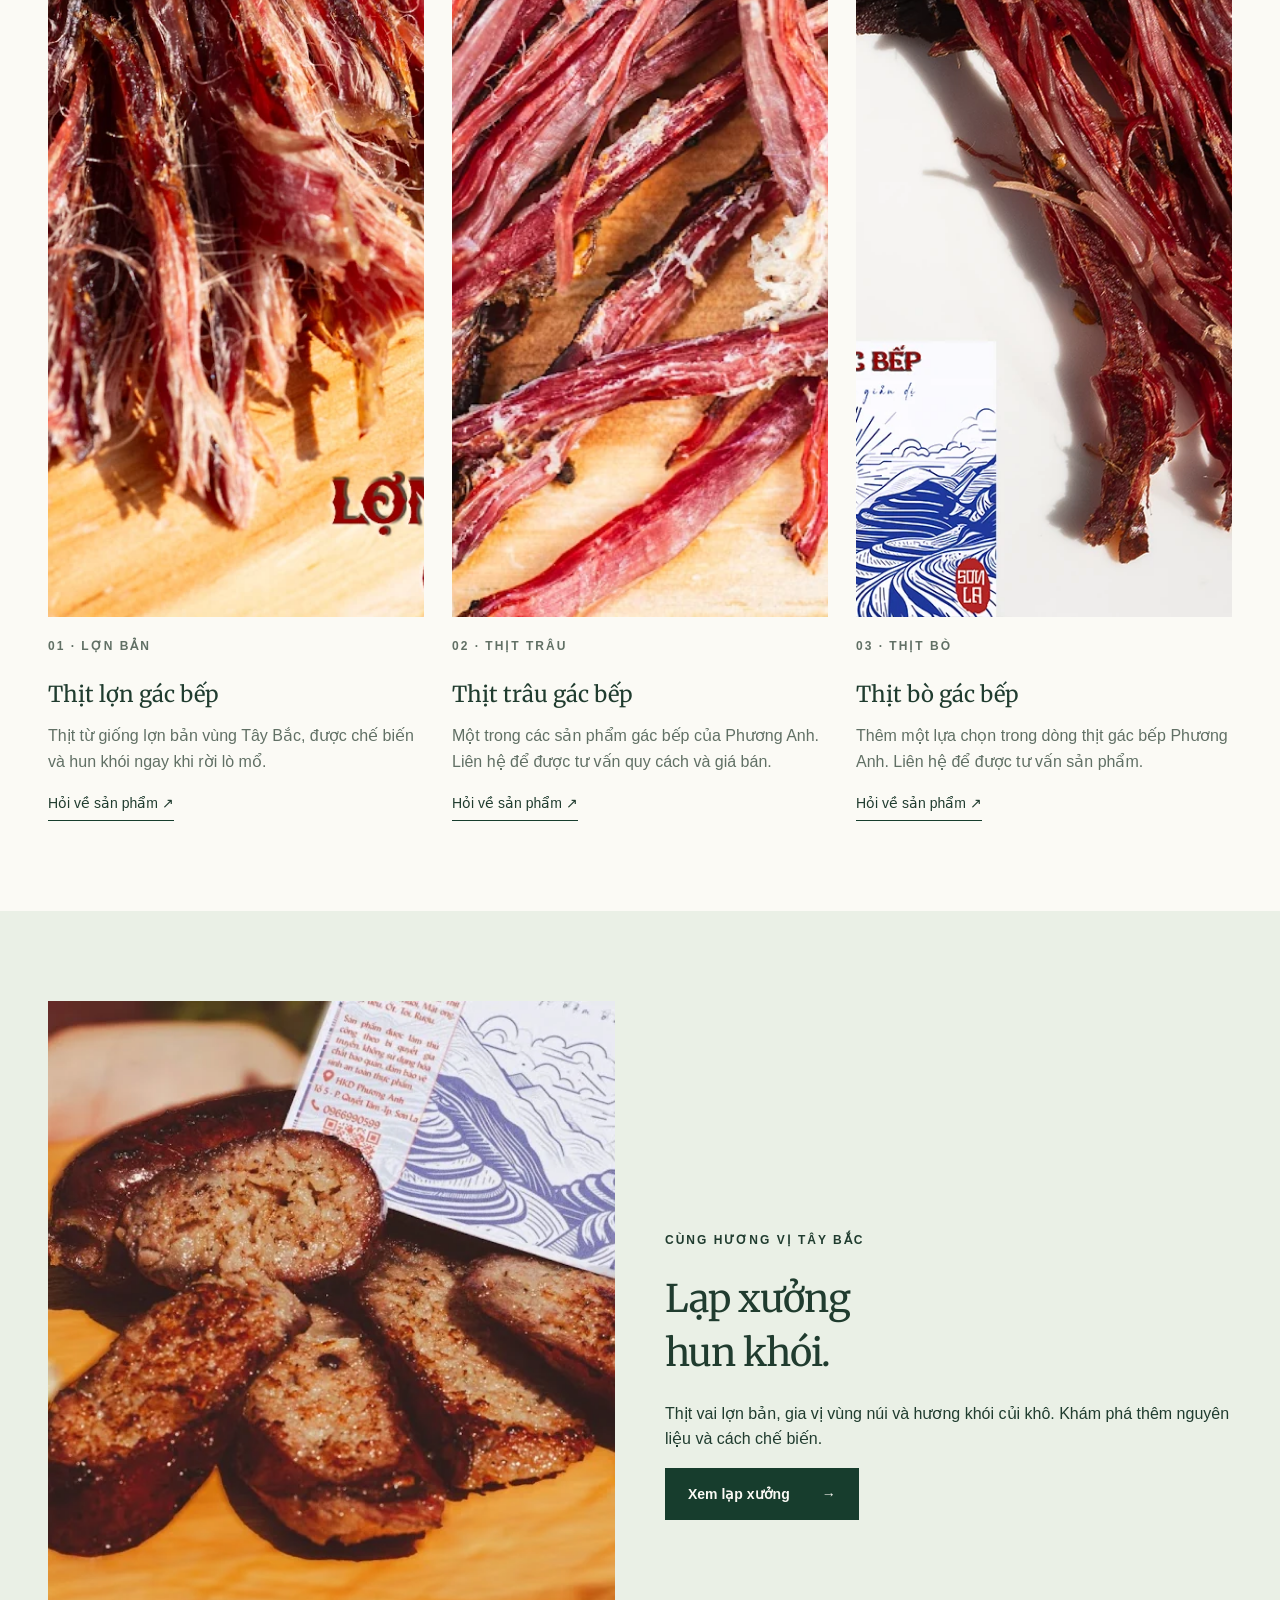
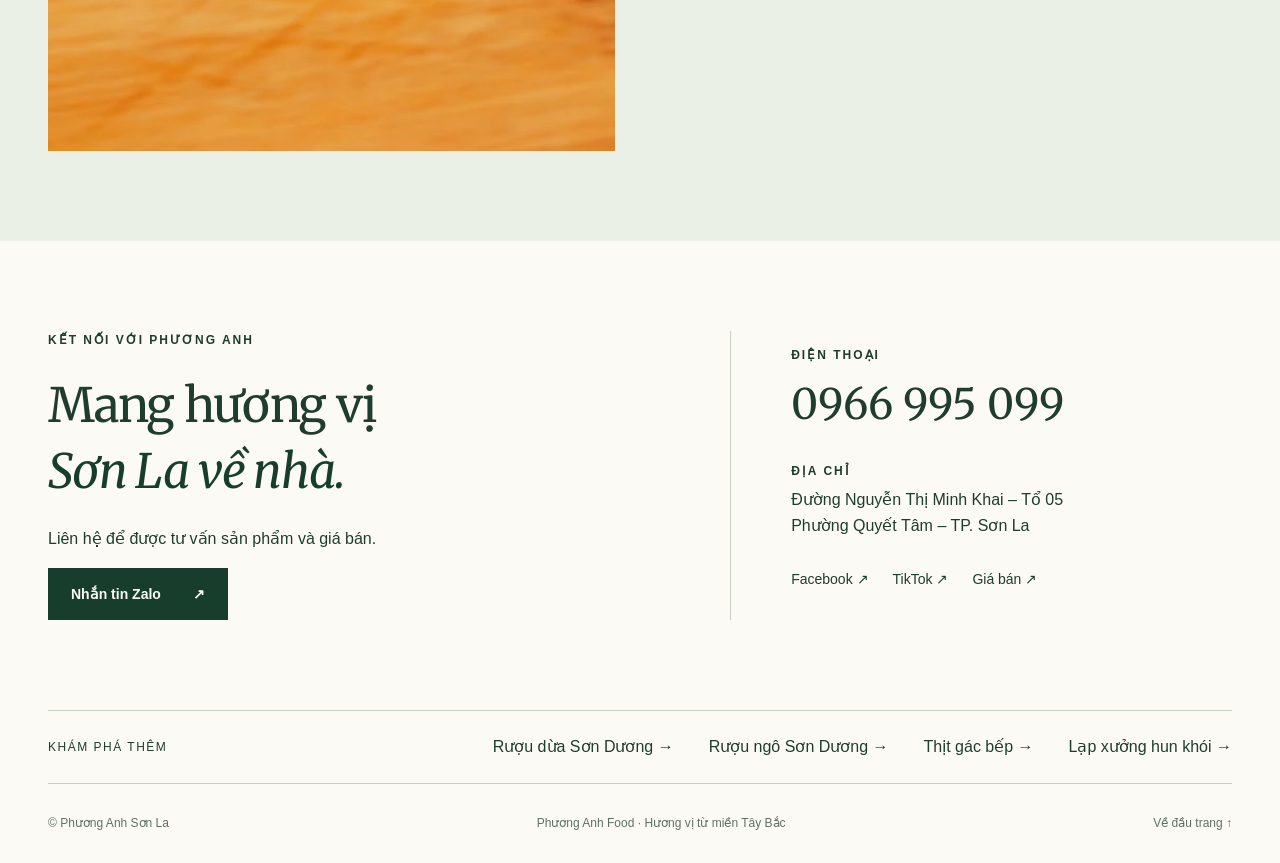
<file: thit-gac-bep/index.html>
<!doctype html>
<html lang="vi">
<head><meta charset="utf-8"><meta name="viewport" content="width=device-width,initial-scale=1"><title>Thịt gác bếp | Phương Anh Food</title><meta name="description" content="Thịt lợn bản, thịt trâu và thịt bò gác bếp Phương Anh Sơn La. Tẩm ướp và chế biến bằng phương pháp thủ công truyền thống."><meta name="theme-color" content="#173d2d"><link rel="icon" href="data:image/svg+xml,%3Csvg xmlns='http://www.w3.org/2000/svg' viewBox='0 0 64 64'%3E%3Crect width='64' height='64' rx='16' fill='%23173d2d'/%3E%3Ctext x='32' y='44' text-anchor='middle' font-family='Georgia' font-size='38' fill='%23f3cd59'%3EP%3C/text%3E%3C/svg%3E"><link rel="stylesheet" href="../style.css"></head>
<body>
<a class="skip" href="#main">Đến nội dung chính</a>
<div class="topline">PHƯƠNG ANH SƠN LA <span>Hương vị từ miền Tây Bắc</span></div>
<header class="header wrap"><a class="brand" href="../" aria-label="Phương Anh Food – trang chủ"><img class="brand-logo" src="../assets/logo.webp" alt="Logo Phương Anh PA Food, since 2023" width="100" height="100"><span>Phương Anh<small>FOOD · SƠN LA</small></span></a><nav aria-label="Điều hướng chính"><a href="../">Rượu ngô</a><a class="active" aria-current="page" href="../thit-gac-bep/">Thịt gác bếp</a><a href="../lap-xuong-hun-khoi/">Lạp xưởng hun khói</a><a href="../ruou-dua/">Rượu dừa</a><a href="#lien-he">Liên hệ</a></nav><a class="header-call" href="tel:0966995099">0966 995 099 <span>↗</span></a></header>
<main id="main">
<section class="hero food-hero wrap"><div class="hero-copy"><p class="eyebrow">PHƯƠNG ANH FOOD · SƠN LA</p><h1>Thịt gác bếp.<br><em>Đậm vị Tây Bắc.</em></h1><p class="lead">Hương khói bếp,<br>vị ngon quê nhà.</p><p class="intro">Thịt được tẩm ướp và chế biến ngay sau khi mổ bằng phương pháp thủ công truyền thống, giữ hương vị thơm ngon, đậm đà.</p><div class="actions"><a class="button yellow" href="#cac-loai-thit">Khám phá sản phẩm ↓</a><a class="text-link" href="https://zalo.me/0966995099" target="_blank" rel="noopener">Tư vấn qua Zalo ↗</a></div><div class="hero-note"><span>CHẾ BIẾN THỦ CÔNG</span><span>HƯƠNG VỊ TRUYỀN THỐNG</span></div></div><figure class="hero-photo"><img src="../assets/thit-hun-khoi.webp" alt="Thịt gác bếp tẩm ướp và treo hun khói tại Phương Anh" width="1280" height="853"><figcaption>THỊT GÁC BẾP PHƯƠNG ANH<span>Tẩm ướp và chế biến theo phương pháp truyền thống.</span></figcaption></figure></section>
<div class="ribbon"><span>Thịt lợn bản</span><b>✳</b><span>Thịt trâu gác bếp</span><b>✳</b><span>Thịt bò gác bếp</span></div>
<section id="cac-loai-thit" class="wrap section"><p class="eyebrow">SẢN PHẨM GÁC BẾP</p><h2>Hương vị miền núi.</h2><p class="food-intro">Các sản phẩm thịt gác bếp của Phương Anh Sơn La.</p><div class="food-grid">
<article class="food-card"><img src="../assets/thit-lon.webp" alt="Thịt lợn bản gác bếp Phương Anh xé sợi" loading="lazy" width="1000" height="1000"><p class="eyebrow">01 · LỢN BẢN</p><h3>Thịt lợn gác bếp</h3><p>Thịt từ giống lợn bản vùng Tây Bắc, được chế biến và hun khói ngay khi rời lò mổ.</p><a class="text-link" href="https://zalo.me/0966995099" target="_blank" rel="noopener">Hỏi về sản phẩm ↗</a></article>
<article class="food-card"><img src="../assets/thit-trau.webp" alt="Thịt trâu gác bếp Phương Anh" loading="lazy" width="1000" height="1000"><p class="eyebrow">02 · THỊT TRÂU</p><h3>Thịt trâu gác bếp</h3><p>Một trong các sản phẩm gác bếp của Phương Anh. Liên hệ để được tư vấn quy cách và giá bán.</p><a class="text-link" href="https://zalo.me/0966995099" target="_blank" rel="noopener">Hỏi về sản phẩm ↗</a></article>
<article class="food-card"><img src="../assets/thit-bo.webp" alt="Thịt bò gác bếp Phương Anh" loading="lazy" width="1000" height="1000"><p class="eyebrow">03 · THỊT BÒ</p><h3>Thịt bò gác bếp</h3><p>Thêm một lựa chọn trong dòng thịt gác bếp Phương Anh. Liên hệ để được tư vấn sản phẩm.</p><a class="text-link" href="https://zalo.me/0966995099" target="_blank" rel="noopener">Hỏi về sản phẩm ↗</a></article></div></section>
<section class="food-story"><div class="wrap section food-banner"><img src="../assets/lap-xuong-dia.webp" alt="Lạp xưởng gác bếp thái lát" loading="lazy" width="1000" height="750"><div><p class="eyebrow">CÙNG HƯƠNG VỊ TÂY BẮC</p><h2>Lạp xưởng<br>hun khói.</h2><p>Thịt vai lợn bản, gia vị vùng núi và hương khói củi khô. Khám phá thêm nguyên liệu và cách chế biến.</p><a class="button green" href="../lap-xuong-hun-khoi/">Xem lạp xưởng <span>→</span></a></div></div></section>
<section id="lien-he" class="contact wrap section"><div><p class="eyebrow">KẾT NỐI VỚI PHƯƠNG ANH</p><h2>Mang hương vị<br><em>Sơn La về nhà.</em></h2><p>Liên hệ để được tư vấn sản phẩm và giá bán.</p><a class="button green" href="https://zalo.me/0966995099" target="_blank" rel="noopener">Nhắn tin Zalo <span>↗</span></a></div><div class="contact-info"><p class="eyebrow">ĐIỆN THOẠI</p><a class="phone" href="tel:0966995099">0966 995 099</a><p class="eyebrow address-title">ĐỊA CHỈ</p><p>Đường Nguyễn Thị Minh Khai – Tổ 05<br>Phường Quyết Tâm – TP. Sơn La</p><div class="social"><a href="https://www.facebook.com/quasonla/" target="_blank" rel="noopener">Facebook ↗</a><a href="https://www.tiktok.com/@phuongketnoiyeuthuonh" target="_blank" rel="noopener">TikTok ↗</a><a href="https://sites.google.com/view/phuonganhsl/gi%C3%A1-b%C3%A1n" target="_blank" rel="noopener">Giá bán ↗</a></div></div></section><aside class="more wrap"><span>KHÁM PHÁ THÊM</span><a href="../ruou-dua/">Rượu dừa Sơn Dương →</a><a href="../">Rượu ngô Sơn Dương →</a><a href="../thit-gac-bep/">Thịt gác bếp →</a><a href="../lap-xuong-hun-khoi/">Lạp xưởng hun khói →</a></aside></main><footer class="wrap"><span>© Phương Anh Sơn La</span><span>Phương Anh Food · Hương vị từ miền Tây Bắc</span><a href="#">Về đầu trang ↑</a></footer></body></html>
</file>
<file: style.css>
@font-face{font-family:'Merriweather';font-style:normal;font-weight:400;font-display:swap;src:url('assets/fonts/merriweather-regular.ttf') format('truetype')}
@font-face{font-family:'Merriweather';font-style:italic;font-weight:400;font-display:swap;src:url('assets/fonts/merriweather-italic.ttf') format('truetype')}
:root{--green:#173d2d;--yellow:#f3cd59;--paper:#fbfaf5;--ink:#203c2f;--muted:#617065}*{box-sizing:border-box}html{scroll-behavior:smooth;scroll-padding-top:32px}body{margin:0;background:var(--paper);color:var(--ink);font-family:Arial,Helvetica,sans-serif;font-size:16px;line-height:1.6}a{color:inherit;text-decoration:none}a:focus-visible{outline:3px solid #a97000;outline-offset:6px}a:hover{opacity:.8}img{display:block;max-width:100%}.wrap{width:min(1280px,calc(100% - 96px));margin:auto}.topline{padding:9px 48px;background:var(--green);color:var(--yellow);font-size:12px;letter-spacing:2px;display:flex;justify-content:space-between}.topline span{letter-spacing:1px}.header{display:flex;align-items:center;justify-content:space-between;gap:25px;padding-block:25px}.brand{display:flex;align-items:center;gap:12px;font-family:'Merriweather',serif;font-size:26px;line-height:1.15}.brand small{display:block;font:11px Arial;letter-spacing:4px;margin-top:7px}.monogram{display:grid;place-items:center;border:1px solid var(--green);border-radius:50%;height:52px;width:52px;font-size:22px}.header nav{display:flex;gap:30px;font-size:14px}.active{border-bottom:1px solid var(--green)}.header-call{font-size:14px;border:1px solid #c3cabf;padding:11px 16px}.header-call span{margin-left:14px}.hero{display:grid;grid-template-columns:1fr 1fr;background:var(--green);color:var(--paper);margin-top:10px;min-height:630px}.hero-copy{padding:58px 50px 30px}.eyebrow{font-size:12px;font-weight:600;letter-spacing:2px;margin:0 0 22px}.hero .eyebrow{color:var(--yellow)}h1,h2,h3,p{margin-top:0}h1,h2{font-family:'Merriweather',serif;font-weight:400;line-height:1.4;letter-spacing:-.025em}h1{font-size:clamp(44px,4.8vw,68px);margin-bottom:25px}h1 em,h2 em{color:var(--yellow);font-weight:400}.lead{font-size:24px;line-height:1.5;margin-bottom:18px}.intro{color:#cfdbd1;max-width:350px;margin-bottom:30px}.actions{display:flex;align-items:center;flex-wrap:wrap;gap:24px}.button{display:inline-flex;justify-content:space-between;gap:32px;padding:15px 23px;font-weight:600;font-size:14px}.yellow{background:var(--yellow);color:var(--green)}.green{background:var(--green);color:var(--paper)}.text-link{font-size:14px}.hero-note{border-top:1px solid #456352;display:flex;justify-content:space-between;margin-top:48px;padding-top:20px;font-size:11px;letter-spacing:1.5px;gap:20px}.hero-photo{margin:0;position:relative;min-height:620px;overflow:hidden}.hero-photo>img{width:100%;height:100%;position:absolute;object-fit:cover}.hero-photo:after{content:'';position:absolute;inset:55% 0 0;background:linear-gradient(transparent,#10281fbd)}figcaption{position:absolute;bottom:28px;left:30px;right:24px;font-size:12px;letter-spacing:2px;z-index:1}figcaption span{display:block;font-size:14px;letter-spacing:0;margin-top:7px}.ribbon{display:flex;align-items:center;justify-content:center;gap:35px;background:var(--yellow);padding:20px 35px;margin-top:35px;font-size:14px}.ribbon b{font-size:22px;font-weight:400}.section{padding-block:90px}h2{font-size:clamp(36px,3.7vw,53px);margin-bottom:22px}.story{display:grid;grid-template-columns:1fr 1.4fr;gap:80px}.story-body>p{max-width:620px}.large-text{font:26px/1.55 'Merriweather',serif}.story-body>p:not(.large-text){color:var(--muted)}.ingredients{display:grid;grid-template-columns:repeat(3,1fr);gap:22px;margin-top:40px}.ingredients>div{border-top:1px solid #b9c3b8;padding-top:18px}.ingredients span{font-size:11px;letter-spacing:1px}.ingredients h3{font-size:17px;margin:12px 0 9px}.ingredients p{font-size:14px;color:var(--muted)}.documents{background:#eaf0e6}.section-heading{display:flex;justify-content:space-between;align-items:flex-end;margin-bottom:30px;gap:30px}.section-heading p:last-child{color:var(--muted);font-size:14px}.document-grid{display:grid;grid-template-columns:repeat(4,1fr);gap:24px}.doc-image{height:235px;background:#dfe6da;padding:15px;overflow:hidden;margin-bottom:20px}.doc-image img{width:100%;height:100%;object-fit:cover;object-position:top;box-shadow:0 3px 10px #163d2d14;transition:transform .2s}.document:hover img{transform:scale(1.03)}.document>span{font-size:11px;letter-spacing:1.5px}.document h3{font-size:16px;font-weight:500;margin:7px 0}.document h3 b{float:right;font-weight:400}.doc-note{font-size:13px;color:var(--muted);margin:28px 0 0}.contact{display:grid;grid-template-columns:1.2fr 1fr;gap:80px}.contact h2 em{color:var(--green)}.contact-info{border-left:1px solid #c5cebf;padding:15px 0 0 60px}.contact-info .eyebrow{margin-bottom:6px}.phone{font-family:'Merriweather',serif;font-size:42px;white-space:nowrap}.address-title{margin-top:24px!important}.social{display:flex;gap:24px;font-size:14px;margin-top:30px;flex-wrap:wrap}.more{border-top:1px solid #c5cebf;border-bottom:1px solid #c5cebf;padding-block:23px;display:flex;gap:35px;align-items:center}.more span{font-size:12px;letter-spacing:1.5px;margin-right:auto}footer{display:flex;justify-content:space-between;gap:25px;padding-block:30px;font-size:12px;color:var(--muted)}.skip{position:absolute;top:-100px;background:var(--yellow);padding:10px;z-index:9}.skip:focus{top:0}@media(min-width:1600px){.hero-copy{padding:65px 55px}}@media(max-width:1000px){.wrap{width:calc(100% - 48px)}.header nav{gap:16px}.header-call{display:none}.hero-copy{padding:38px 28px 25px}.hero-photo{min-height:600px}.hero-note{margin-top:32px}.story{gap:35px;grid-template-columns:1fr 1.4fr}.ingredients{grid-template-columns:1fr;gap:8px}.ingredients p{margin-bottom:10px}.ribbon{gap:18px;font-size:12px}.document-grid{gap:15px}.doc-image{height:190px}.contact{gap:30px}.contact-info{padding-left:30px}.phone{font-size:34px}}@media(max-width:650px){.wrap{width:calc(100% - 32px)}.topline{padding:9px 16px;font-size:10px;letter-spacing:1px}.topline span{display:none}.header{flex-wrap:wrap;padding-block:18px;gap:20px}.brand{font-size:24px}.header nav{width:100%;justify-content:space-between;font-size:13px;gap:8px}.hero{grid-template-columns:1fr;margin-top:0}.hero-copy{padding:35px 26px 24px}h1{font-size:clamp(38px,10.5vw,50px)}.lead{font-size:22px}.hero-photo{min-height:420px}.hero-note{margin-top:32px}.ribbon{display:grid;grid-template-columns:1fr 1fr;gap:12px;margin-top:20px;padding:20px;font-size:13px}.ribbon b{display:none}.section{padding-block:55px}.story,.contact{grid-template-columns:1fr;gap:18px}.story h2 br{display:none}.large-text{font-size:23px}.ingredients{grid-template-columns:1fr;gap:12px}.section-heading{display:block}.section-heading h2{font-size:37px}.document-grid{grid-template-columns:1fr 1fr;gap:24px 15px}.doc-image{height:190px;padding:10px}.document h3{font-size:14px}.document>span{font-size:10px}.contact-info{border-left:0;border-top:1px solid #c5cebf;padding:30px 0 0;margin-top:20px}.phone{font-size:36px}.more{flex-wrap:wrap;gap:15px 26px}.more span{width:100%}footer{flex-direction:column;gap:12px}footer span{max-width:300px}}@media(prefers-reduced-motion:reduce){html{scroll-behavior:auto}*{transition:none!important}}

/* Shared brand and food pages */
.brand-logo{width:94px;height:94px;object-fit:contain;border-radius:50%;flex-shrink:0}.header{padding-block:16px}.header nav{gap:22px}.brand{font-size:23px;flex-shrink:0}.header-call{white-space:nowrap}.food-hero{min-height:580px}.food-hero .hero-photo{min-height:580px}.food-hero h1{font-size:clamp(38px,4.3vw,61px)}.food-hero .intro{max-width:440px}.food-grid{display:grid;grid-template-columns:repeat(3,minmax(0,1fr));gap:28px}.food-card img{width:100%;aspect-ratio:1;object-fit:cover}.food-card h3{font-family:'Merriweather',serif;font-size:22px;font-weight:400;line-height:1.5;margin:22px 0 12px}.food-card p{color:var(--muted)}.food-card .eyebrow{font-size:12px;margin-top:20px;margin-bottom:6px}.food-card .text-link{display:inline-block;border-bottom:1px solid var(--green);padding-bottom:5px}.food-intro{max-width:720px;font-size:20px;color:var(--muted);margin-bottom:38px}.food-story{background:#eaf0e6}.food-story .story{align-items:center}.food-story-photo{width:100%;aspect-ratio:1;object-fit:cover}.food-story h2{font-size:clamp(32px,3.3vw,48px)}.preparation{display:grid;grid-template-columns:repeat(3,minmax(0,1fr));gap:35px;margin-top:40px}.preparation article{border-top:1px solid #b9c3b8;padding-top:24px}.preparation h3{font-family:'Merriweather',serif;font-size:22px;font-weight:400}.step{font-size:14px;letter-spacing:2px;color:var(--muted)}.food-banner{display:grid;grid-template-columns:1fr 1fr;gap:50px;align-items:center}.food-banner img{width:100%;aspect-ratio:4/3;object-fit:cover}.food-banner h2{font-size:38px}
@media(max-width:1100px){.header{flex-wrap:wrap;gap:15px}.header nav{order:3;width:100%;justify-content:center;flex-wrap:wrap;padding-bottom:10px}.header-call{display:block;margin-left:auto}.brand-logo{width:80px;height:80px}.food-grid{gap:20px}}@media(max-width:650px){.brand{font-size:20px}.brand-logo{width:70px;height:70px}.header-call{display:none}.header nav{justify-content:space-between;gap:10px 15px;font-size:13px}.food-hero .hero-photo{min-height:380px}.food-hero h1{font-size:clamp(34px,9vw,48px)}.food-grid,.preparation,.food-banner{grid-template-columns:1fr;gap:30px}.food-card img{max-height:450px}.food-story-photo{max-height:400px}.food-banner h2{font-size:32px}.food-intro{font-size:18px}}

.ocop-badge{display:inline-flex;gap:12px;align-items:center;border:1px solid #c6ac60;color:var(--yellow);font-size:12px;letter-spacing:.7px;line-height:1.6;padding:9px 12px;margin-bottom:22px}.ocop-badge span{white-space:nowrap;letter-spacing:2px}.ocop-certificate{display:grid;grid-template-columns:220px 1fr;gap:42px;align-items:center;padding:30px;background:var(--paper);border:1px solid #cbd6c4;margin-bottom:45px;scroll-margin-top:25px}.certificate-image{display:block}.certificate-image img{width:100%;height:auto;box-shadow:0 5px 18px #173d2d18}.ocop-certificate h3{font-family:'Merriweather',serif;font-weight:400;line-height:1.5;font-size:clamp(22px,2.2vw,32px);margin-bottom:18px}.ocop-certificate p{max-width:650px}.certificate-detail{font-size:14px;color:var(--muted)}.wine-image>img{object-position:center}.wine-image figcaption{font-size:11px}.wine-image figcaption span{font-size:12px}@media(max-width:650px){.ocop-certificate{grid-template-columns:1fr;padding:24px;gap:25px}.certificate-image{max-width:240px;margin:auto}.ocop-badge{font-size:11px;gap:8px}.wine-image{min-height:470px}.wine-image>img{object-fit:cover}}

.wine-image{display:flex;align-items:center;background:#102219}.wine-image>img{position:static;width:100%;height:auto;object-fit:contain}.wine-image:after{inset:85% 0 0}.wine-image figcaption{bottom:14px;left:22px}

.workshop-gallery{border-top:1px solid #c5cebf}.workshop-grid{display:grid;grid-template-columns:repeat(3,minmax(0,1fr));gap:28px}.workshop-item{margin:0;min-width:0}.workshop-item>a{display:block;background:#eaf0e6;overflow:hidden}.workshop-item img{width:100%;aspect-ratio:3/4;object-fit:contain}.workshop-item figcaption{position:static;color:var(--green);display:flex;align-items:center;justify-content:space-between;gap:20px;padding-top:16px;font-size:14px;letter-spacing:0}.workshop-item figcaption span{margin:0;font-size:14px}.workshop-item:last-child{grid-column:1/-1}.workshop-item:last-child img{aspect-ratio:auto;height:420px;object-fit:contain}.workshop-item a:focus-visible{outline:3px solid #a97000;outline-offset:4px}@media(max-width:650px){.workshop-grid{grid-template-columns:1fr;gap:30px}.workshop-item img{max-height:520px}.workshop-item:last-child img{height:auto;max-height:400px}.workshop-gallery h2{font-size:32px}}

.header nav{gap:18px}.more{flex-wrap:wrap}.coconut-photo{display:flex;align-items:center;background:#173d2d}.coconut-photo>a{display:block;width:100%}.coconut-photo img{position:static;width:100%;height:auto;object-fit:contain}.coconut-photo:after{display:none}.coconut-details{display:grid;grid-template-columns:1fr 1fr;gap:65px;align-items:center}.coconut-label img{width:100%;height:auto}.coconut-details h2{font-size:clamp(30px,3vw,43px)}.coconut-details p:not(.eyebrow){color:var(--muted)}@media(min-width:1101px){.header nav{font-size:13px}.header{gap:18px}.header-call{padding:10px}}@media(max-width:650px){.coconut-details{grid-template-columns:1fr;gap:35px}.coconut-hero .hero-photo{min-height:0}.header nav{justify-content:flex-start;column-gap:20px;row-gap:12px}}
</file>
